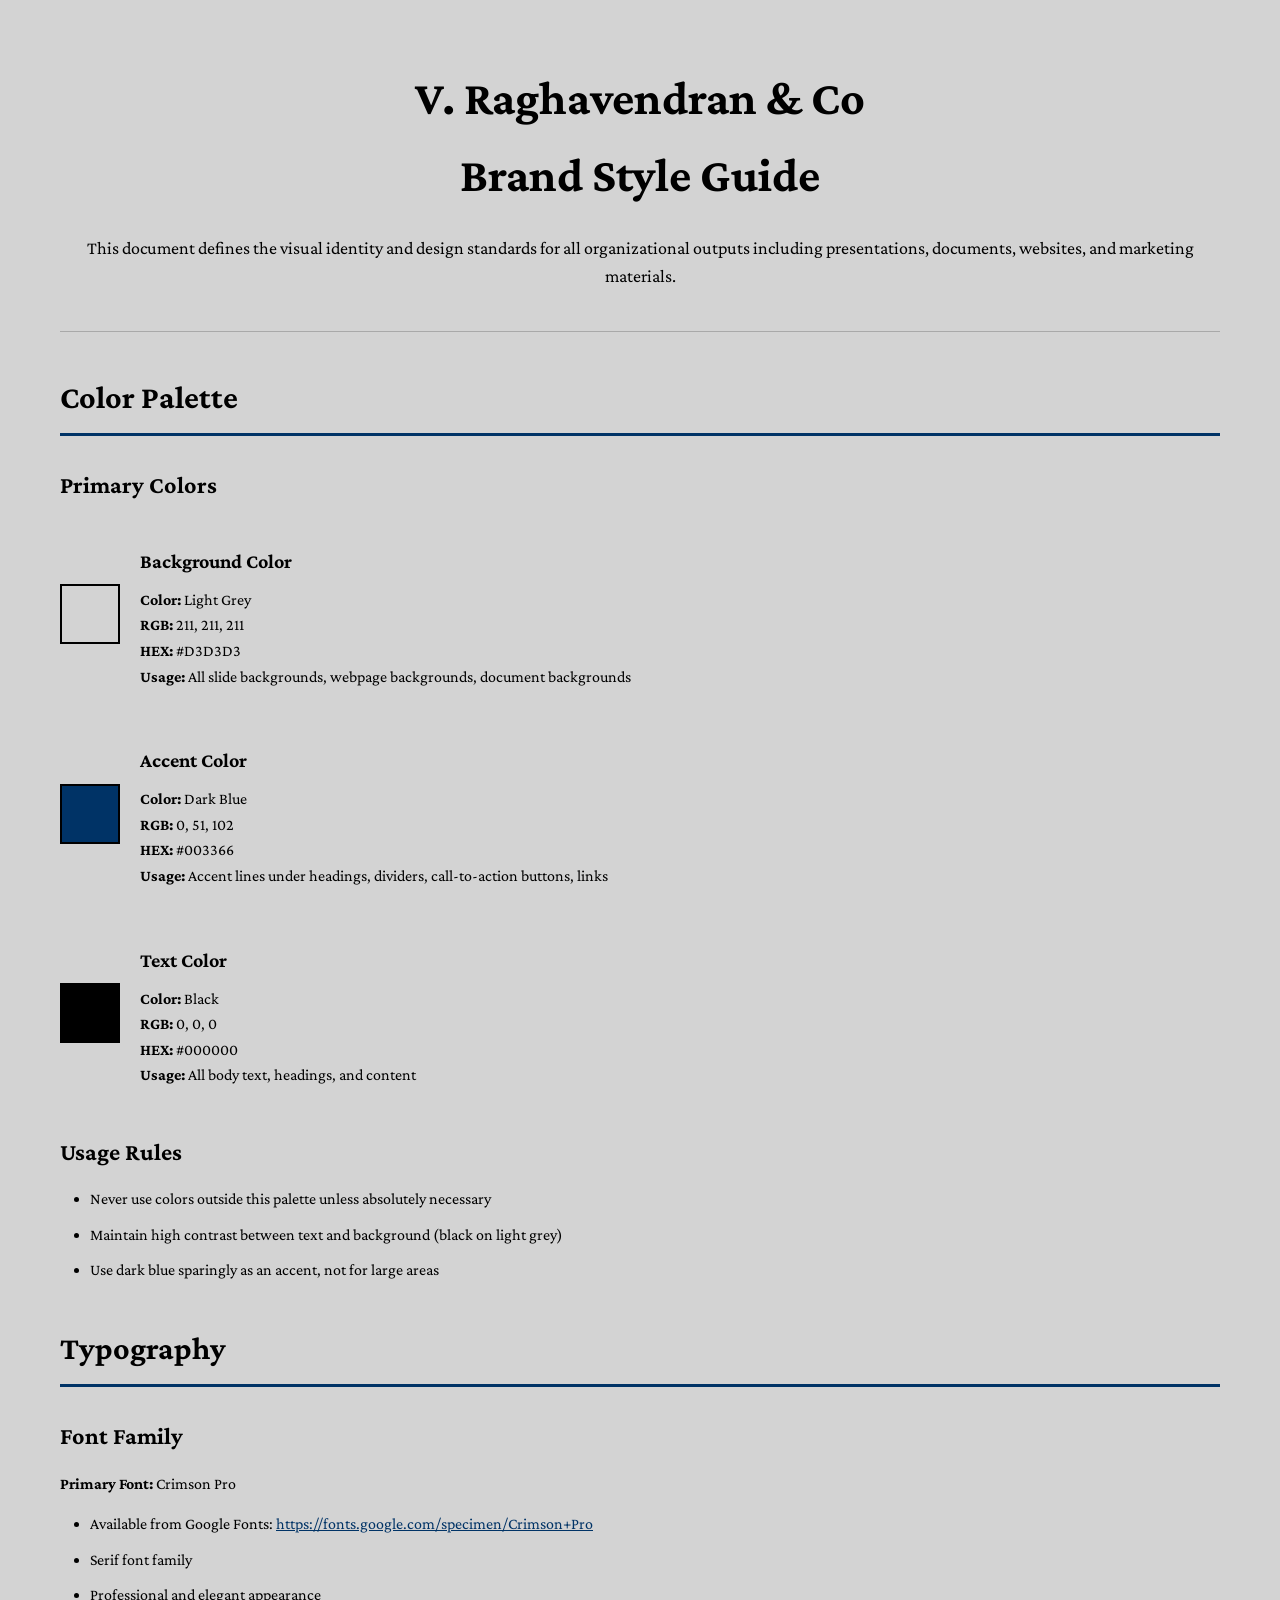
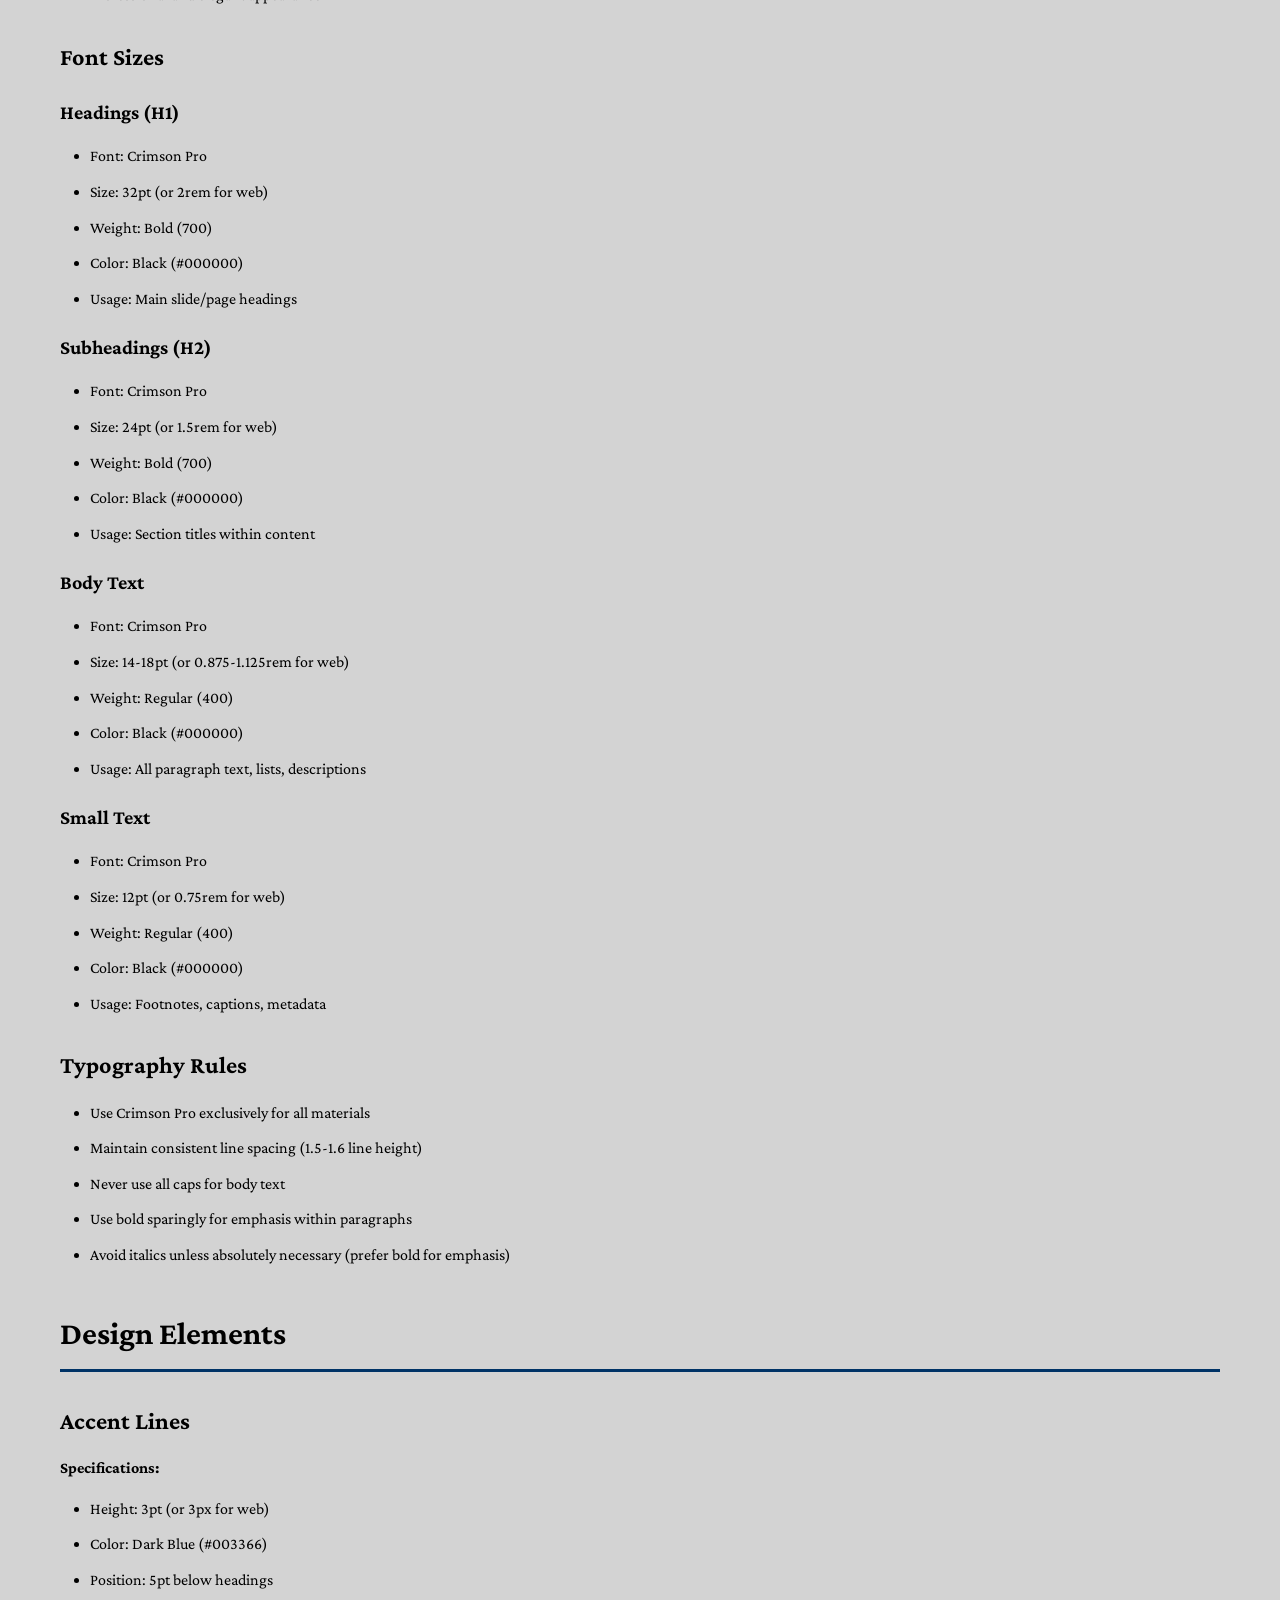
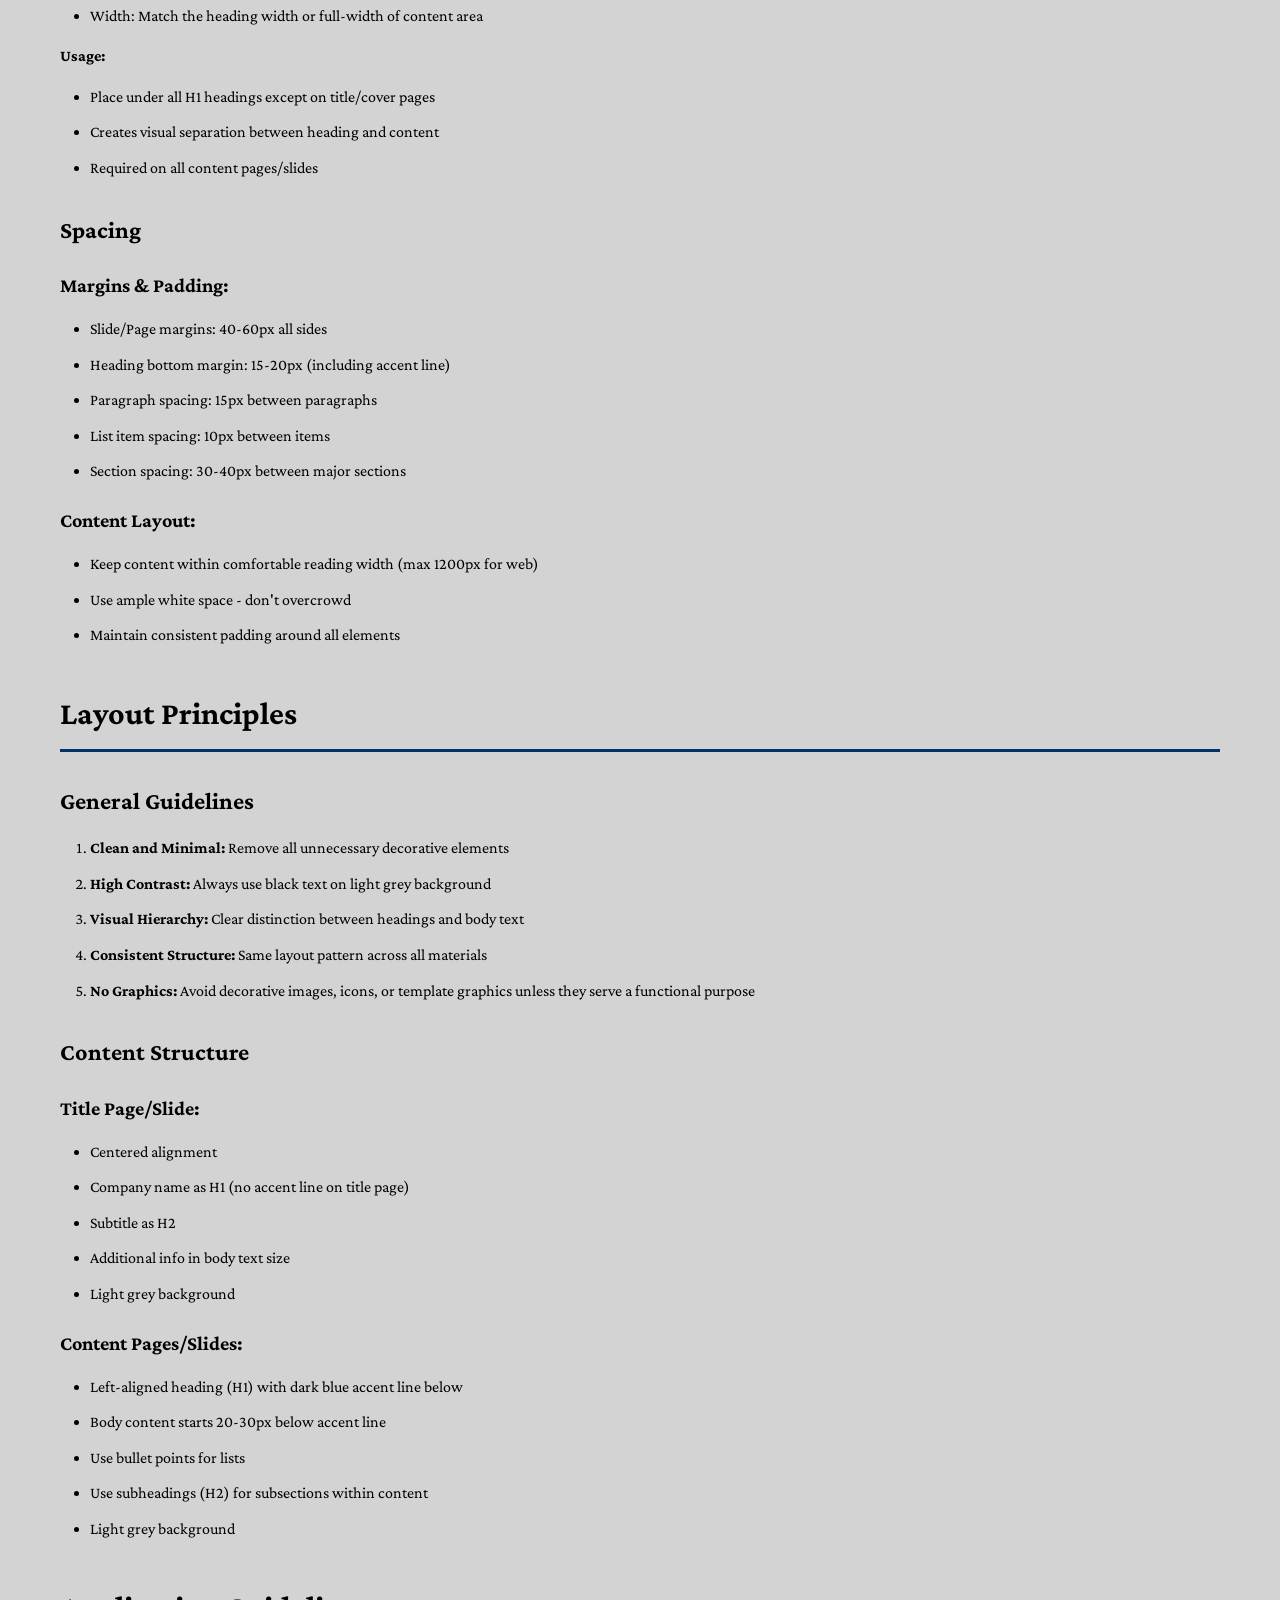
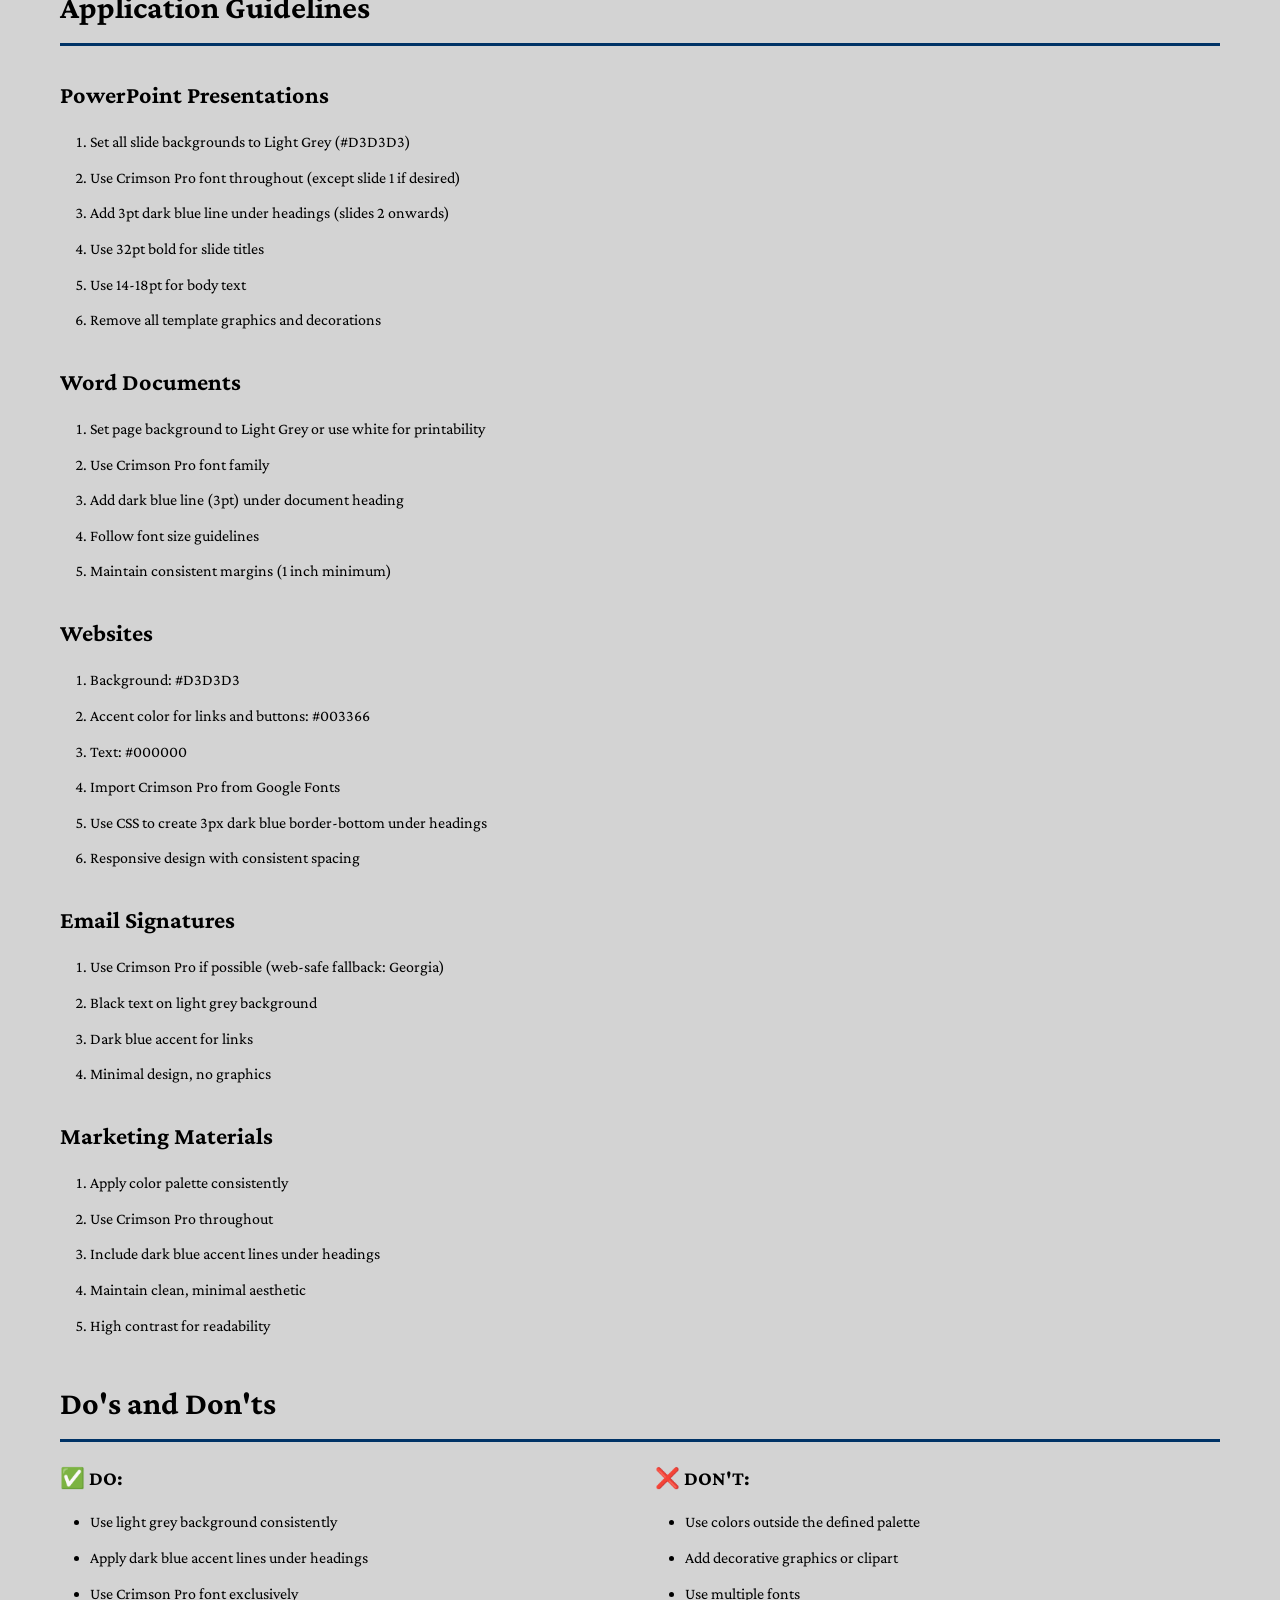
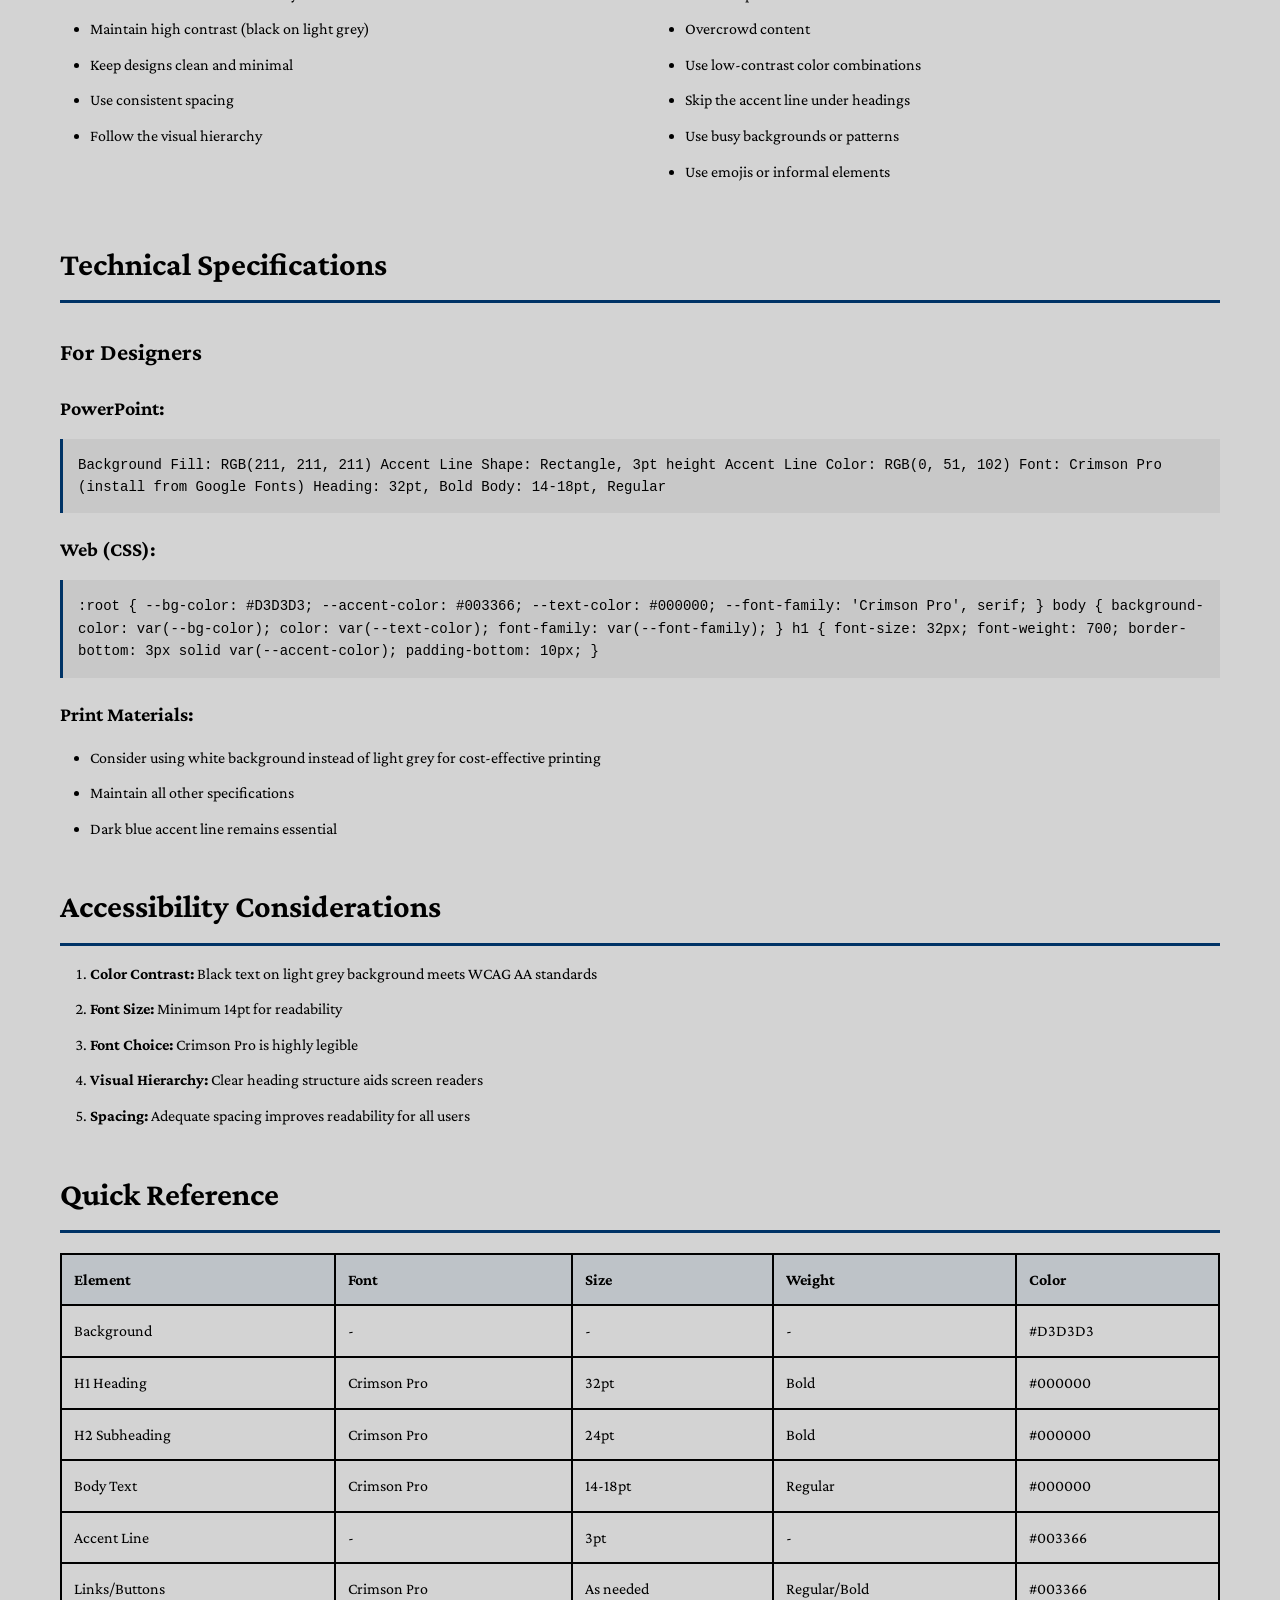
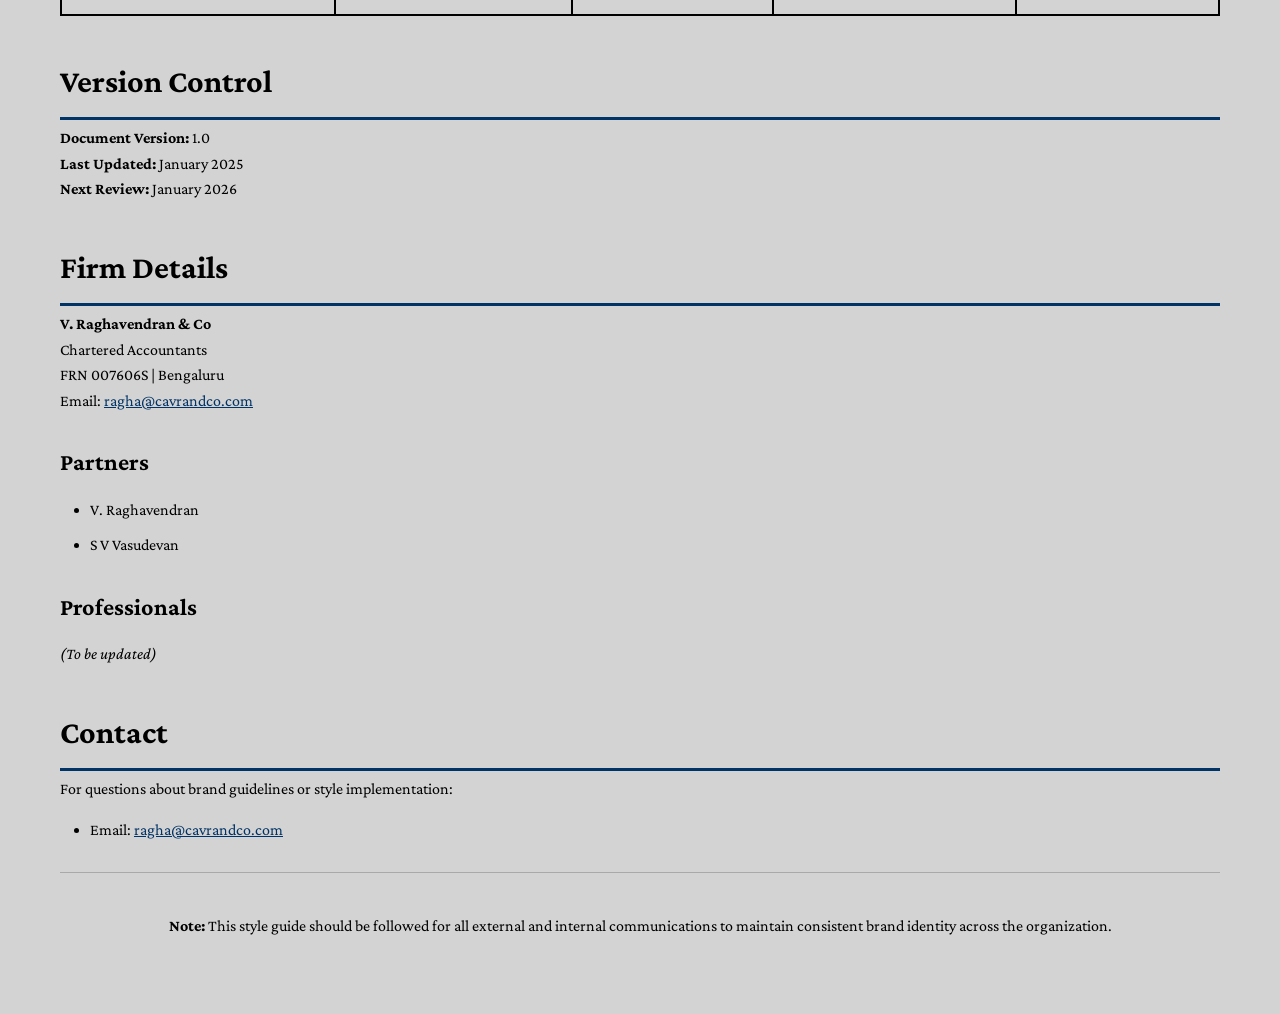
<file: Brand_Style_Guide_Styled.html>
<!DOCTYPE html>
<html lang="en">
<head>
    <meta charset="UTF-8">
    <meta name="viewport" content="width=device-width, initial-scale=1.0">
    <title>V. Raghavendran & Co - Brand Style Guide</title>
    <link rel="preconnect" href="https://fonts.googleapis.com">
    <link rel="preconnect" href="https://fonts.gstatic.com" crossorigin>
    <link href="https://fonts.googleapis.com/css2?family=Crimson+Pro:wght@400;700&display=swap" rel="stylesheet">
    
    <style>
        :root {
            --bg-color: #D3D3D3;
            --accent-color: #003366;
            --text-color: #000000;
            --font-family: 'Crimson Pro', serif;
        }

        * {
            margin: 0;
            padding: 0;
            box-sizing: border-box;
        }

        body {
            background-color: var(--bg-color);
            color: var(--text-color);
            font-family: var(--font-family);
            font-size: 16px;
            line-height: 1.6;
            padding: 60px;
        }

        .container {
            max-width: 1200px;
            margin: 0 auto;
        }

        h1 {
            font-size: 48px;
            font-weight: 700;
            color: var(--text-color);
            margin-bottom: 20px;
            text-align: center;
            padding-bottom: 0;
        }

        h2 {
            font-size: 32px;
            font-weight: 700;
            color: var(--text-color);
            margin-top: 40px;
            margin-bottom: 5px;
            padding-bottom: 10px;
            border-bottom: 3px solid var(--accent-color);
        }

        h3 {
            font-size: 24px;
            font-weight: 700;
            color: var(--text-color);
            margin-top: 30px;
            margin-bottom: 15px;
        }

        h4 {
            font-size: 20px;
            font-weight: 700;
            color: var(--text-color);
            margin-top: 20px;
            margin-bottom: 10px;
        }

        p {
            margin-bottom: 15px;
        }

        ul, ol {
            margin: 15px 0 15px 30px;
        }

        li {
            margin-bottom: 10px;
        }

        strong {
            font-weight: 700;
        }

        .intro {
            text-align: center;
            margin-bottom: 40px;
            font-size: 18px;
        }

        hr {
            border: none;
            border-top: 1px solid rgba(0, 0, 0, 0.2);
            margin: 30px 0;
        }

        .color-box {
            display: inline-block;
            width: 60px;
            height: 60px;
            border: 2px solid var(--text-color);
            margin-right: 20px;
            vertical-align: middle;
        }

        .color-section {
            margin: 20px 0;
            display: flex;
            align-items: center;
        }

        .color-info {
            display: inline-block;
            vertical-align: middle;
        }

        table {
            width: 100%;
            border-collapse: collapse;
            margin: 20px 0;
        }

        table th, table td {
            border: 2px solid var(--text-color);
            padding: 12px;
            text-align: left;
        }

        table th {
            background-color: rgba(0, 51, 102, 0.1);
            font-weight: 700;
        }

        .code-block {
            background-color: rgba(0, 0, 0, 0.05);
            padding: 15px;
            margin: 15px 0;
            font-family: 'Courier New', monospace;
            font-size: 14px;
            border-left: 3px solid var(--accent-color);
            overflow-x: auto;
        }

        .dos-donts {
            display: grid;
            grid-template-columns: 1fr 1fr;
            gap: 30px;
            margin: 20px 0;
        }

        .dos-donts h4 {
            margin-top: 0;
        }

        @media (max-width: 768px) {
            body {
                padding: 20px;
            }

            h1 {
                font-size: 32px;
            }

            h2 {
                font-size: 24px;
            }

            .dos-donts {
                grid-template-columns: 1fr;
            }

            .color-section {
                flex-direction: column;
                align-items: flex-start;
            }

            .color-box {
                margin-bottom: 10px;
            }
        }

        @media print {
            body {
                background-color: white;
            }
        }
    </style>
</head>
<body>
    <div class="container">
        <h1>V. Raghavendran & Co<br>Brand Style Guide</h1>
        
        <p class="intro">This document defines the visual identity and design standards for all organizational outputs including presentations, documents, websites, and marketing materials.</p>

        <hr>

        <h2>Color Palette</h2>

        <h3>Primary Colors</h3>

        <div class="color-section">
            <div class="color-box" style="background-color: #D3D3D3;"></div>
            <div class="color-info">
                <h4>Background Color</h4>
                <p><strong>Color:</strong> Light Grey<br>
                <strong>RGB:</strong> 211, 211, 211<br>
                <strong>HEX:</strong> #D3D3D3<br>
                <strong>Usage:</strong> All slide backgrounds, webpage backgrounds, document backgrounds</p>
            </div>
        </div>

        <div class="color-section">
            <div class="color-box" style="background-color: #003366;"></div>
            <div class="color-info">
                <h4>Accent Color</h4>
                <p><strong>Color:</strong> Dark Blue<br>
                <strong>RGB:</strong> 0, 51, 102<br>
                <strong>HEX:</strong> #003366<br>
                <strong>Usage:</strong> Accent lines under headings, dividers, call-to-action buttons, links</p>
            </div>
        </div>

        <div class="color-section">
            <div class="color-box" style="background-color: #000000;"></div>
            <div class="color-info">
                <h4>Text Color</h4>
                <p><strong>Color:</strong> Black<br>
                <strong>RGB:</strong> 0, 0, 0<br>
                <strong>HEX:</strong> #000000<br>
                <strong>Usage:</strong> All body text, headings, and content</p>
            </div>
        </div>

        <h3>Usage Rules</h3>
        <ul>
            <li>Never use colors outside this palette unless absolutely necessary</li>
            <li>Maintain high contrast between text and background (black on light grey)</li>
            <li>Use dark blue sparingly as an accent, not for large areas</li>
        </ul>

        <h2>Typography</h2>

        <h3>Font Family</h3>
        <p><strong>Primary Font:</strong> Crimson Pro</p>
        <ul>
            <li>Available from Google Fonts: <a href="https://fonts.google.com/specimen/Crimson+Pro" style="color: #003366;">https://fonts.google.com/specimen/Crimson+Pro</a></li>
            <li>Serif font family</li>
            <li>Professional and elegant appearance</li>
        </ul>

        <h3>Font Sizes</h3>

        <h4>Headings (H1)</h4>
        <ul>
            <li>Font: Crimson Pro</li>
            <li>Size: 32pt (or 2rem for web)</li>
            <li>Weight: Bold (700)</li>
            <li>Color: Black (#000000)</li>
            <li>Usage: Main slide/page headings</li>
        </ul>

        <h4>Subheadings (H2)</h4>
        <ul>
            <li>Font: Crimson Pro</li>
            <li>Size: 24pt (or 1.5rem for web)</li>
            <li>Weight: Bold (700)</li>
            <li>Color: Black (#000000)</li>
            <li>Usage: Section titles within content</li>
        </ul>

        <h4>Body Text</h4>
        <ul>
            <li>Font: Crimson Pro</li>
            <li>Size: 14-18pt (or 0.875-1.125rem for web)</li>
            <li>Weight: Regular (400)</li>
            <li>Color: Black (#000000)</li>
            <li>Usage: All paragraph text, lists, descriptions</li>
        </ul>

        <h4>Small Text</h4>
        <ul>
            <li>Font: Crimson Pro</li>
            <li>Size: 12pt (or 0.75rem for web)</li>
            <li>Weight: Regular (400)</li>
            <li>Color: Black (#000000)</li>
            <li>Usage: Footnotes, captions, metadata</li>
        </ul>

        <h3>Typography Rules</h3>
        <ul>
            <li>Use Crimson Pro exclusively for all materials</li>
            <li>Maintain consistent line spacing (1.5-1.6 line height)</li>
            <li>Never use all caps for body text</li>
            <li>Use bold sparingly for emphasis within paragraphs</li>
            <li>Avoid italics unless absolutely necessary (prefer bold for emphasis)</li>
        </ul>

        <h2>Design Elements</h2>

        <h3>Accent Lines</h3>
        <p><strong>Specifications:</strong></p>
        <ul>
            <li>Height: 3pt (or 3px for web)</li>
            <li>Color: Dark Blue (#003366)</li>
            <li>Position: 5pt below headings</li>
            <li>Width: Match the heading width or full-width of content area</li>
        </ul>

        <p><strong>Usage:</strong></p>
        <ul>
            <li>Place under all H1 headings except on title/cover pages</li>
            <li>Creates visual separation between heading and content</li>
            <li>Required on all content pages/slides</li>
        </ul>

        <h3>Spacing</h3>

        <h4>Margins & Padding:</h4>
        <ul>
            <li>Slide/Page margins: 40-60px all sides</li>
            <li>Heading bottom margin: 15-20px (including accent line)</li>
            <li>Paragraph spacing: 15px between paragraphs</li>
            <li>List item spacing: 10px between items</li>
            <li>Section spacing: 30-40px between major sections</li>
        </ul>

        <h4>Content Layout:</h4>
        <ul>
            <li>Keep content within comfortable reading width (max 1200px for web)</li>
            <li>Use ample white space - don't overcrowd</li>
            <li>Maintain consistent padding around all elements</li>
        </ul>

        <h2>Layout Principles</h2>

        <h3>General Guidelines</h3>
        <ol>
            <li><strong>Clean and Minimal:</strong> Remove all unnecessary decorative elements</li>
            <li><strong>High Contrast:</strong> Always use black text on light grey background</li>
            <li><strong>Visual Hierarchy:</strong> Clear distinction between headings and body text</li>
            <li><strong>Consistent Structure:</strong> Same layout pattern across all materials</li>
            <li><strong>No Graphics:</strong> Avoid decorative images, icons, or template graphics unless they serve a functional purpose</li>
        </ol>

        <h3>Content Structure</h3>

        <h4>Title Page/Slide:</h4>
        <ul>
            <li>Centered alignment</li>
            <li>Company name as H1 (no accent line on title page)</li>
            <li>Subtitle as H2</li>
            <li>Additional info in body text size</li>
            <li>Light grey background</li>
        </ul>

        <h4>Content Pages/Slides:</h4>
        <ul>
            <li>Left-aligned heading (H1) with dark blue accent line below</li>
            <li>Body content starts 20-30px below accent line</li>
            <li>Use bullet points for lists</li>
            <li>Use subheadings (H2) for subsections within content</li>
            <li>Light grey background</li>
        </ul>

        <h2>Application Guidelines</h2>

        <h3>PowerPoint Presentations</h3>
        <ol>
            <li>Set all slide backgrounds to Light Grey (#D3D3D3)</li>
            <li>Use Crimson Pro font throughout (except slide 1 if desired)</li>
            <li>Add 3pt dark blue line under headings (slides 2 onwards)</li>
            <li>Use 32pt bold for slide titles</li>
            <li>Use 14-18pt for body text</li>
            <li>Remove all template graphics and decorations</li>
        </ol>

        <h3>Word Documents</h3>
        <ol>
            <li>Set page background to Light Grey or use white for printability</li>
            <li>Use Crimson Pro font family</li>
            <li>Add dark blue line (3pt) under document heading</li>
            <li>Follow font size guidelines</li>
            <li>Maintain consistent margins (1 inch minimum)</li>
        </ol>

        <h3>Websites</h3>
        <ol>
            <li>Background: #D3D3D3</li>
            <li>Accent color for links and buttons: #003366</li>
            <li>Text: #000000</li>
            <li>Import Crimson Pro from Google Fonts</li>
            <li>Use CSS to create 3px dark blue border-bottom under headings</li>
            <li>Responsive design with consistent spacing</li>
        </ol>

        <h3>Email Signatures</h3>
        <ol>
            <li>Use Crimson Pro if possible (web-safe fallback: Georgia)</li>
            <li>Black text on light grey background</li>
            <li>Dark blue accent for links</li>
            <li>Minimal design, no graphics</li>
        </ol>

        <h3>Marketing Materials</h3>
        <ol>
            <li>Apply color palette consistently</li>
            <li>Use Crimson Pro throughout</li>
            <li>Include dark blue accent lines under headings</li>
            <li>Maintain clean, minimal aesthetic</li>
            <li>High contrast for readability</li>
        </ol>

        <h2>Do's and Don'ts</h2>

        <div class="dos-donts">
            <div>
                <h4>✅ DO:</h4>
                <ul>
                    <li>Use light grey background consistently</li>
                    <li>Apply dark blue accent lines under headings</li>
                    <li>Use Crimson Pro font exclusively</li>
                    <li>Maintain high contrast (black on light grey)</li>
                    <li>Keep designs clean and minimal</li>
                    <li>Use consistent spacing</li>
                    <li>Follow the visual hierarchy</li>
                </ul>
            </div>
            <div>
                <h4>❌ DON'T:</h4>
                <ul>
                    <li>Use colors outside the defined palette</li>
                    <li>Add decorative graphics or clipart</li>
                    <li>Use multiple fonts</li>
                    <li>Overcrowd content</li>
                    <li>Use low-contrast color combinations</li>
                    <li>Skip the accent line under headings</li>
                    <li>Use busy backgrounds or patterns</li>
                    <li>Use emojis or informal elements</li>
                </ul>
            </div>
        </div>

        <h2>Technical Specifications</h2>

        <h3>For Designers</h3>

        <h4>PowerPoint:</h4>
        <div class="code-block">Background Fill: RGB(211, 211, 211)
Accent Line Shape: Rectangle, 3pt height
Accent Line Color: RGB(0, 51, 102)
Font: Crimson Pro (install from Google Fonts)
Heading: 32pt, Bold
Body: 14-18pt, Regular</div>

        <h4>Web (CSS):</h4>
        <div class="code-block">:root {
  --bg-color: #D3D3D3;
  --accent-color: #003366;
  --text-color: #000000;
  --font-family: 'Crimson Pro', serif;
}

body {
  background-color: var(--bg-color);
  color: var(--text-color);
  font-family: var(--font-family);
}

h1 {
  font-size: 32px;
  font-weight: 700;
  border-bottom: 3px solid var(--accent-color);
  padding-bottom: 10px;
}</div>

        <h4>Print Materials:</h4>
        <ul>
            <li>Consider using white background instead of light grey for cost-effective printing</li>
            <li>Maintain all other specifications</li>
            <li>Dark blue accent line remains essential</li>
        </ul>

        <h2>Accessibility Considerations</h2>
        <ol>
            <li><strong>Color Contrast:</strong> Black text on light grey background meets WCAG AA standards</li>
            <li><strong>Font Size:</strong> Minimum 14pt for readability</li>
            <li><strong>Font Choice:</strong> Crimson Pro is highly legible</li>
            <li><strong>Visual Hierarchy:</strong> Clear heading structure aids screen readers</li>
            <li><strong>Spacing:</strong> Adequate spacing improves readability for all users</li>
        </ol>

        <h2>Quick Reference</h2>

        <table>
            <thead>
                <tr>
                    <th>Element</th>
                    <th>Font</th>
                    <th>Size</th>
                    <th>Weight</th>
                    <th>Color</th>
                </tr>
            </thead>
            <tbody>
                <tr>
                    <td>Background</td>
                    <td>-</td>
                    <td>-</td>
                    <td>-</td>
                    <td>#D3D3D3</td>
                </tr>
                <tr>
                    <td>H1 Heading</td>
                    <td>Crimson Pro</td>
                    <td>32pt</td>
                    <td>Bold</td>
                    <td>#000000</td>
                </tr>
                <tr>
                    <td>H2 Subheading</td>
                    <td>Crimson Pro</td>
                    <td>24pt</td>
                    <td>Bold</td>
                    <td>#000000</td>
                </tr>
                <tr>
                    <td>Body Text</td>
                    <td>Crimson Pro</td>
                    <td>14-18pt</td>
                    <td>Regular</td>
                    <td>#000000</td>
                </tr>
                <tr>
                    <td>Accent Line</td>
                    <td>-</td>
                    <td>3pt</td>
                    <td>-</td>
                    <td>#003366</td>
                </tr>
                <tr>
                    <td>Links/Buttons</td>
                    <td>Crimson Pro</td>
                    <td>As needed</td>
                    <td>Regular/Bold</td>
                    <td>#003366</td>
                </tr>
            </tbody>
        </table>

        <h2>Version Control</h2>
        <p><strong>Document Version:</strong> 1.0<br>
        <strong>Last Updated:</strong> January 2025<br>
        <strong>Next Review:</strong> January 2026</p>

        <h2>Firm Details</h2>
        <p><strong>V. Raghavendran &amp; Co</strong><br>
        Chartered Accountants<br>
        FRN 007606S | Bengaluru<br>
        Email: <a href="mailto:ragha@cavrandco.com" style="color: #003366;">ragha@cavrandco.com</a></p>

        <h3>Partners</h3>
        <ul>
            <li>V. Raghavendran</li>
            <li>S V Vasudevan</li>
        </ul>

        <h3>Professionals</h3>
        <p><em>(To be updated)</em></p>

        <h2>Contact</h2>
        <p>For questions about brand guidelines or style implementation:</p>
        <ul>
            <li>Email: <a href="mailto:ragha@cavrandco.com" style="color: #003366;">ragha@cavrandco.com</a></li>
        </ul>

        <hr>

        <p style="text-align: center; margin-top: 40px;"><strong>Note:</strong> This style guide should be followed for all external and internal communications to maintain consistent brand identity across the organization.</p>

    </div>
</body>
</html>
</file>
